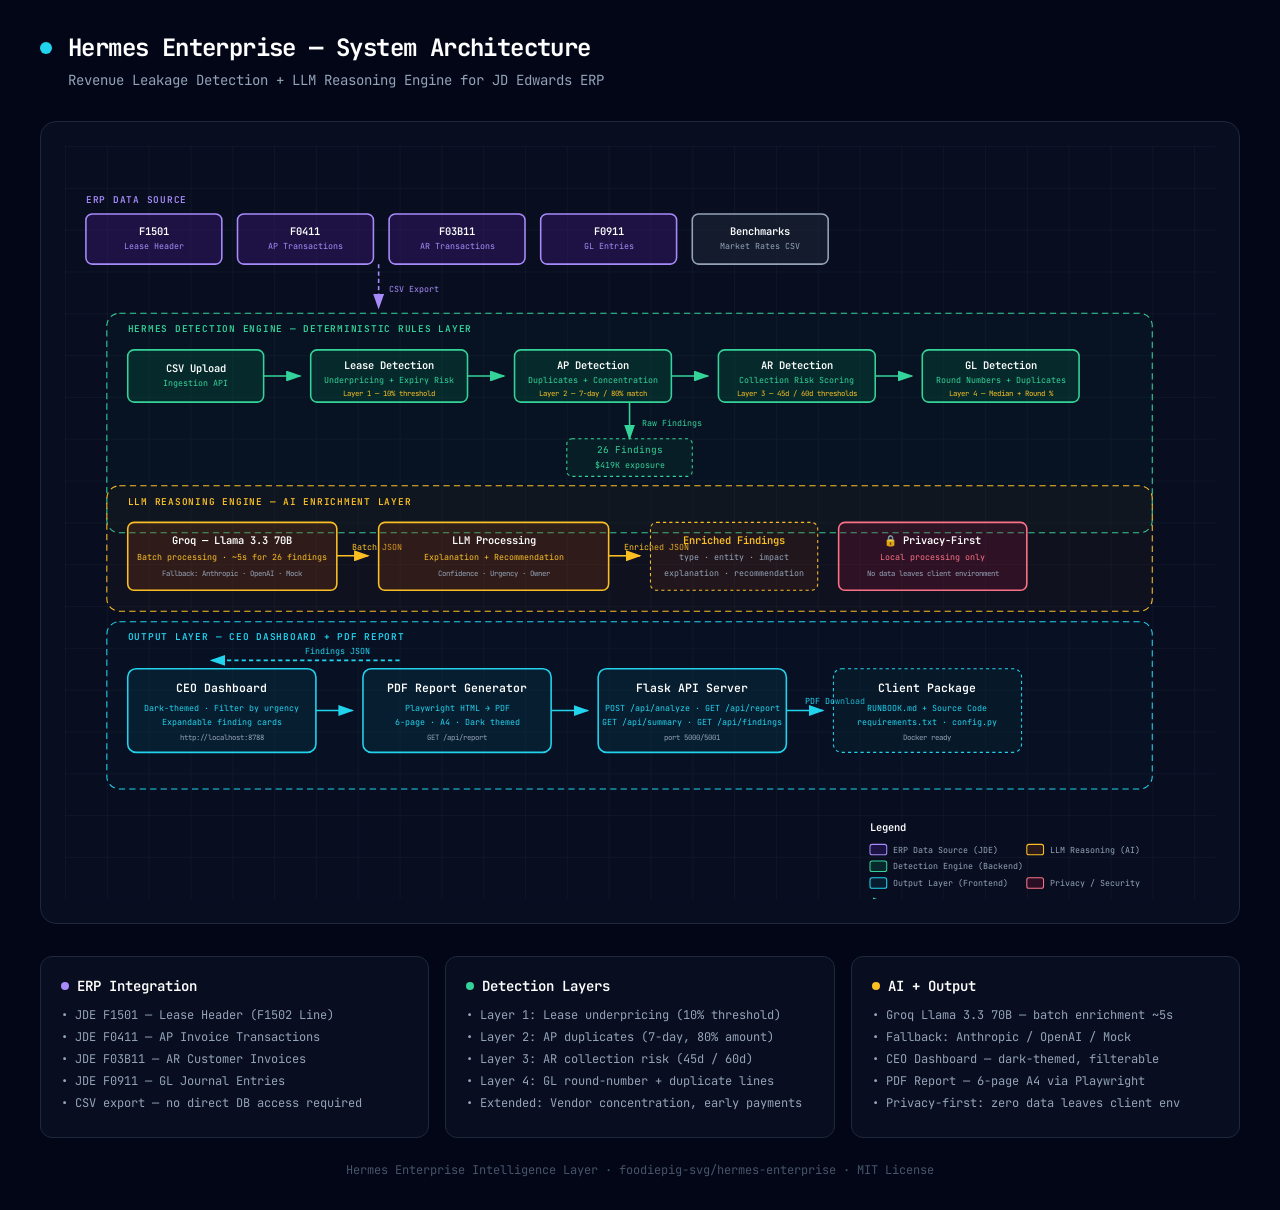
<file: docs/hermes-enterprise-architecture.html>
<!DOCTYPE html>
<html lang="en">
<head>
  <meta charset="UTF-8">
  <meta name="viewport" content="width=device-width, initial-scale=1.0">
  <title>Hermes Enterprise — Architecture Diagram</title>
  <link href="https://fonts.googleapis.com/css2?family=JetBrains+Mono:wght@400;500;600;700&display=swap" rel="stylesheet">
  <style>
    * { margin: 0; padding: 0; box-sizing: border-box; }
    body { font-family: 'JetBrains Mono', monospace; background: #020617; min-height: 100vh; padding: 2rem; color: white; }
    .container { max-width: 1200px; margin: 0 auto; }
    .header { margin-bottom: 2rem; }
    .header-row { display: flex; align-items: center; gap: 1rem; margin-bottom: 0.5rem; }
    .pulse-dot { width: 12px; height: 12px; background: #22d3ee; border-radius: 50%; animation: pulse 2s infinite; }
    @keyframes pulse { 0%,100% { opacity: 1; } 50% { opacity: 0.5; } }
    h1 { font-size: 1.5rem; font-weight: 700; letter-spacing: -0.025em; }
    .subtitle { color: #94a3b8; font-size: 0.875rem; margin-left: 1.75rem; }
    .diagram-container { background: rgba(15, 23, 42, 0.5); border-radius: 1rem; border: 1px solid #1e293b; padding: 1.5rem; overflow-x: auto; }
    svg { width: 100%; min-width: 900px; display: block; }
    .cards { display: grid; grid-template-columns: repeat(auto-fit, minmax(280px, 1fr)); gap: 1rem; margin-top: 2rem; }
    .card { background: rgba(15, 23, 42, 0.5); border-radius: 0.75rem; border: 1px solid #1e293b; padding: 1.25rem; }
    .card-header { display: flex; align-items: center; gap: 0.5rem; margin-bottom: 0.75rem; }
    .card-dot { width: 8px; height: 8px; border-radius: 50%; }
    .card-dot.cyan { background: #22d3ee; }
    .card-dot.emerald { background: #34d399; }
    .card-dot.violet { background: #a78bfa; }
    .card-dot.amber { background: #fbbf24; }
    .card-dot.rose { background: #fb7185; }
    .card h3 { font-size: 0.875rem; font-weight: 600; }
    .card ul { list-style: none; color: #94a3b8; font-size: 0.75rem; }
    .card li { margin-bottom: 0.375rem; }
    .footer { text-align: center; margin-top: 1.5rem; color: #475569; font-size: 0.75rem; }
  </style>
</head>
<body>
  <div class="container">

    <div class="header">
      <div class="header-row">
        <div class="pulse-dot"></div>
        <h1>Hermes Enterprise — System Architecture</h1>
      </div>
      <p class="subtitle">Revenue Leakage Detection + LLM Reasoning Engine for JD Edwards ERP</p>
    </div>

    <div class="diagram-container">
      <svg viewBox="0 0 1100 720">
        <defs>
          <marker id="arrowhead" markerWidth="10" markerHeight="7" refX="9" refY="3.5" orient="auto">
            <polygon points="0 0, 10 3.5, 0 7" fill="#64748b" />
          </marker>
          <marker id="arrowhead-cyan" markerWidth="10" markerHeight="7" refX="9" refY="3.5" orient="auto">
            <polygon points="0 0, 10 3.5, 0 7" fill="#22d3ee" />
          </marker>
          <marker id="arrowhead-emerald" markerWidth="10" markerHeight="7" refX="9" refY="3.5" orient="auto">
            <polygon points="0 0, 10 3.5, 0 7" fill="#34d399" />
          </marker>
          <marker id="arrowhead-violet" markerWidth="10" markerHeight="7" refX="9" refY="3.5" orient="auto">
            <polygon points="0 0, 10 3.5, 0 7" fill="#a78bfa" />
          </marker>
          <marker id="arrowhead-amber" markerWidth="10" markerHeight="7" refX="9" refY="3.5" orient="auto">
            <polygon points="0 0, 10 3.5, 0 7" fill="#fbbf24" />
          </marker>
          <pattern id="grid" width="40" height="40" patternUnits="userSpaceOnUse">
            <path d="M 40 0 L 0 0 0 40" fill="none" stroke="#1e293b" stroke-width="0.5"/>
          </pattern>
        </defs>

        <!-- Background Grid -->
        <rect width="100%" height="100%" fill="url(#grid)" />

        <!-- ================================================================
             LAYER 1 — JDE ERP SOURCE (violet, external)
             ================================================================ -->
        <text x="20" y="55" fill="#a78bfa" font-size="9" font-weight="600" letter-spacing="0.08em">ERP DATA SOURCE</text>

        <!-- F1501 Lease Header -->
        <rect x="20" y="65" width="130" height="48" rx="6" fill="rgba(76,29,149,0.3)" stroke="#a78bfa" stroke-width="1.5"/>
        <text x="85" y="85" fill="white" font-size="10" font-weight="600" text-anchor="middle">F1501</text>
        <text x="85" y="99" fill="#a78bfa" font-size="8" text-anchor="middle">Lease Header</text>

        <!-- F0411 AP -->
        <rect x="165" y="65" width="130" height="48" rx="6" fill="rgba(76,29,149,0.3)" stroke="#a78bfa" stroke-width="1.5"/>
        <text x="230" y="85" fill="white" font-size="10" font-weight="600" text-anchor="middle">F0411</text>
        <text x="230" y="99" fill="#a78bfa" font-size="8" text-anchor="middle">AP Transactions</text>

        <!-- F03B11 AR -->
        <rect x="310" y="65" width="130" height="48" rx="6" fill="rgba(76,29,149,0.3)" stroke="#a78bfa" stroke-width="1.5"/>
        <text x="375" y="85" fill="white" font-size="10" font-weight="600" text-anchor="middle">F03B11</text>
        <text x="375" y="99" fill="#a78bfa" font-size="8" text-anchor="middle">AR Transactions</text>

        <!-- F0911 GL -->
        <rect x="455" y="65" width="130" height="48" rx="6" fill="rgba(76,29,149,0.3)" stroke="#a78bfa" stroke-width="1.5"/>
        <text x="520" y="85" fill="white" font-size="10" font-weight="600" text-anchor="middle">F0911</text>
        <text x="520" y="99" fill="#a78bfa" font-size="8" text-anchor="middle">GL Entries</text>

        <!-- Market Benchmarks (external) -->
        <rect x="600" y="65" width="130" height="48" rx="6" fill="rgba(30,41,59,0.5)" stroke="#94a3b8" stroke-width="1.5"/>
        <text x="665" y="85" fill="white" font-size="10" font-weight="600" text-anchor="middle">Benchmarks</text>
        <text x="665" y="99" fill="#94a3b8" font-size="8" text-anchor="middle">Market Rates CSV</text>

        <!-- CSV Upload Arrow from ERP tables down -->
        <line x1="300" y1="113" x2="300" y2="155" stroke="#a78bfa" stroke-width="1.5" stroke-dasharray="4,3" marker-end="url(#arrowhead-violet)"/>
        <text x="310" y="140" fill="#a78bfa" font-size="8">CSV Export</text>

        <!-- ================================================================
             LAYER 2 — HERMES DETECTION ENGINE (emerald — backend)
             ================================================================ -->
        <rect x="40" y="160" width="1000" height="210" rx="12" fill="rgba(6,78,59,0.08)" stroke="#34d399" stroke-width="1" stroke-dasharray="6,4"/>
        <text x="60" y="178" fill="#34d399" font-size="9" font-weight="600" letter-spacing="0.08em">HERMES DETECTION ENGINE — DETERMINISTIC RULES LAYER</text>

        <!-- CSV Upload / Ingestion -->
        <rect x="60" y="195" width="130" height="50" rx="6" fill="rgba(6,78,59,0.4)" stroke="#34d399" stroke-width="1.5"/>
        <text x="125" y="216" fill="white" font-size="10" font-weight="600" text-anchor="middle">CSV Upload</text>
        <text x="125" y="230" fill="#34d399" font-size="8" text-anchor="middle">Ingestion API</text>

        <!-- Arrow: Upload → Lease Detection -->
        <line x1="190" y1="220" x2="225" y2="220" stroke="#34d399" stroke-width="1.5" marker-end="url(#arrowhead-emerald)"/>

        <!-- Lease Opportunity Detection -->
        <rect x="235" y="195" width="150" height="50" rx="6" fill="rgba(6,78,59,0.4)" stroke="#34d399" stroke-width="1.5"/>
        <text x="310" y="213" fill="white" font-size="10" font-weight="600" text-anchor="middle">Lease Detection</text>
        <text x="310" y="227" fill="#34d399" font-size="8" text-anchor="middle">Underpricing + Expiry Risk</text>
        <text x="310" y="239" fill="#fbbf24" font-size="7" text-anchor="middle">Layer 1 — 10% threshold</text>

        <!-- Arrow: Lease → AP Detection -->
        <line x1="385" y1="220" x2="420" y2="220" stroke="#34d399" stroke-width="1.5" marker-end="url(#arrowhead-emerald)"/>

        <!-- AP Anomaly Detection -->
        <rect x="430" y="195" width="150" height="50" rx="6" fill="rgba(6,78,59,0.4)" stroke="#34d399" stroke-width="1.5"/>
        <text x="505" y="213" fill="white" font-size="10" font-weight="600" text-anchor="middle">AP Detection</text>
        <text x="505" y="227" fill="#34d399" font-size="8" text-anchor="middle">Duplicates + Concentration</text>
        <text x="505" y="239" fill="#fbbf24" font-size="7" text-anchor="middle">Layer 2 — 7-day / 80% match</text>

        <!-- Arrow: AP → AR Detection -->
        <line x1="580" y1="220" x2="615" y2="220" stroke="#34d399" stroke-width="1.5" marker-end="url(#arrowhead-emerald)"/>

        <!-- AR Collection Risk -->
        <rect x="625" y="195" width="150" height="50" rx="6" fill="rgba(6,78,59,0.4)" stroke="#34d399" stroke-width="1.5"/>
        <text x="700" y="213" fill="white" font-size="10" font-weight="600" text-anchor="middle">AR Detection</text>
        <text x="700" y="227" fill="#34d399" font-size="8" text-anchor="middle">Collection Risk Scoring</text>
        <text x="700" y="239" fill="#fbbf24" font-size="7" text-anchor="middle">Layer 3 — 45d / 60d thresholds</text>

        <!-- Arrow: AR → GL Detection -->
        <line x1="775" y1="220" x2="810" y2="220" stroke="#34d399" stroke-width="1.5" marker-end="url(#arrowhead-emerald)"/>

        <!-- GL Anomaly Detection -->
        <rect x="820" y="195" width="150" height="50" rx="6" fill="rgba(6,78,59,0.4)" stroke="#34d399" stroke-width="1.5"/>
        <text x="895" y="213" fill="white" font-size="10" font-weight="600" text-anchor="middle">GL Detection</text>
        <text x="895" y="227" fill="#34d399" font-size="8" text-anchor="middle">Round Numbers + Duplicates</text>
        <text x="895" y="239" fill="#fbbf24" font-size="7" text-anchor="middle">Layer 4 — Median + Round %</text>

        <!-- Raw Findings output arrow down -->
        <line x1="540" y1="245" x2="540" y2="280" stroke="#34d399" stroke-width="1.5" marker-end="url(#arrowhead-emerald)"/>
        <text x="552" y="268" fill="#34d399" font-size="8">Raw Findings</text>

        <!-- Raw Findings box -->
        <rect x="480" y="280" width="120" height="36" rx="5" fill="rgba(6,78,59,0.2)" stroke="#34d399" stroke-width="1" stroke-dasharray="3,3"/>
        <text x="540" y="294" fill="#34d399" font-size="9" text-anchor="middle">26 Findings</text>
        <text x="540" y="308" fill="#34d399" font-size="8" text-anchor="middle">$419K exposure</text>

        <!-- ================================================================
             LAYER 3 — LLM REASONING ENGINE
             ================================================================ -->
        <rect x="40" y="325" width="1000" height="120" rx="12" fill="rgba(120,53,15,0.08)" stroke="#fbbf24" stroke-width="1" stroke-dasharray="6,4"/>
        <text x="60" y="343" fill="#fbbf24" font-size="9" font-weight="600" letter-spacing="0.08em">LLM REASONING ENGINE — AI ENRICHMENT LAYER</text>

        <!-- Groq provider box -->
        <rect x="60" y="360" width="200" height="65" rx="6" fill="rgba(120,53,15,0.3)" stroke="#fbbf24" stroke-width="1.5"/>
        <text x="160" y="381" fill="white" font-size="10" font-weight="600" text-anchor="middle">Groq — Llama 3.3 70B</text>
        <text x="160" y="396" fill="#fbbf24" font-size="8" text-anchor="middle">Batch processing · ~5s for 26 findings</text>
        <text x="160" y="411" fill="#94a3b8" font-size="7" text-anchor="middle">Fallback: Anthropic · OpenAI · Mock</text>

        <!-- Arrow: Raw Findings → Groq -->
        <line x1="260" y1="392" x2="290" y2="392" stroke="#fbbf24" stroke-width="1.5" marker-end="url(#arrowhead-amber)"/>
        <text x="275" y="386" fill="#fbbf24" font-size="8">Batch JSON</text>

        <!-- LLM Processing box -->
        <rect x="300" y="360" width="220" height="65" rx="6" fill="rgba(120,53,15,0.3)" stroke="#fbbf24" stroke-width="1.5"/>
        <text x="410" y="381" fill="white" font-size="10" font-weight="600" text-anchor="middle">LLM Processing</text>
        <text x="410" y="396" fill="#fbbf24" font-size="8" text-anchor="middle">Explanation + Recommendation</text>
        <text x="410" y="411" fill="#94a3b8" font-size="7" text-anchor="middle">Confidence · Urgency · Owner</text>

        <!-- Arrow: LLM → Enriched Findings -->
        <line x1="520" y1="392" x2="550" y2="392" stroke="#fbbf24" stroke-width="1.5" marker-end="url(#arrowhead-amber)"/>
        <text x="535" y="386" fill="#fbbf24" font-size="8">Enriched JSON</text>

        <!-- Enriched Findings box -->
        <rect x="560" y="360" width="160" height="65" rx="6" fill="rgba(120,53,15,0.15)" stroke="#fbbf24" stroke-width="1" stroke-dasharray="3,3"/>
        <text x="640" y="381" fill="#fbbf24" font-size="10" font-weight="600" text-anchor="middle">Enriched Findings</text>
        <text x="640" y="396" fill="#94a3b8" font-size="8" text-anchor="middle">type · entity · impact</text>
        <text x="640" y="411" fill="#94a3b8" font-size="8" text-anchor="middle">explanation · recommendation</text>

        <!-- Privacy badge -->
        <rect x="740" y="360" width="180" height="65" rx="6" fill="rgba(136,19,55,0.25)" stroke="#fb7185" stroke-width="1.5"/>
        <text x="830" y="381" fill="white" font-size="10" font-weight="600" text-anchor="middle">🔒 Privacy-First</text>
        <text x="830" y="396" fill="#fb7185" font-size="8" text-anchor="middle">Local processing only</text>
        <text x="830" y="411" fill="#94a3b8" font-size="7" text-anchor="middle">No data leaves client environment</text>

        <!-- ================================================================
             LAYER 4 — OUTPUT LAYER (cyan — frontend)
             ================================================================ -->
        <rect x="40" y="455" width="1000" height="160" rx="12" fill="rgba(8,51,68,0.08)" stroke="#22d3ee" stroke-width="1" stroke-dasharray="6,4"/>
        <text x="60" y="473" fill="#22d3ee" font-size="9" font-weight="600" letter-spacing="0.08em">OUTPUT LAYER — CEO DASHBOARD + PDF REPORT</text>

        <!-- Enriched Findings → both outputs -->
        <line x1="320" y1="492" x2="140" y2="492" stroke="#22d3ee" stroke-width="1.5" stroke-dasharray="4,3" marker-end="url(#arrowhead-cyan)"/>
        <text x="230" y="486" fill="#22d3ee" font-size="8">Findings JSON</text>

        <!-- CEO Dashboard -->
        <rect x="60" y="500" width="180" height="80" rx="8" fill="rgba(8,51,68,0.4)" stroke="#22d3ee" stroke-width="1.5"/>
        <text x="150" y="522" fill="white" font-size="11" font-weight="600" text-anchor="middle">CEO Dashboard</text>
        <text x="150" y="540" fill="#22d3ee" font-size="8" text-anchor="middle">Dark-themed · Filter by urgency</text>
        <text x="150" y="554" fill="#22d3ee" font-size="8" text-anchor="middle">Expandable finding cards</text>
        <text x="150" y="568" fill="#94a3b8" font-size="7" text-anchor="middle">http://localhost:8788</text>

        <!-- Arrow Dashboard → PDF -->
        <line x1="240" y1="540" x2="275" y2="540" stroke="#22d3ee" stroke-width="1.5" marker-end="url(#arrowhead-cyan)"/>

        <!-- PDF Report Generator (Playwright) -->
        <rect x="285" y="500" width="180" height="80" rx="8" fill="rgba(8,51,68,0.4)" stroke="#22d3ee" stroke-width="1.5"/>
        <text x="375" y="522" fill="white" font-size="11" font-weight="600" text-anchor="middle">PDF Report Generator</text>
        <text x="375" y="540" fill="#22d3ee" font-size="8" text-anchor="middle">Playwright HTML → PDF</text>
        <text x="375" y="554" fill="#22d3ee" font-size="8" text-anchor="middle">6-page · A4 · Dark themed</text>
        <text x="375" y="568" fill="#94a3b8" font-size="7" text-anchor="middle">GET /api/report</text>

        <!-- Arrow to API -->
        <line x1="465" y1="540" x2="500" y2="540" stroke="#22d3ee" stroke-width="1.5" marker-end="url(#arrowhead-cyan)"/>

        <!-- Flask API Server -->
        <rect x="510" y="500" width="180" height="80" rx="8" fill="rgba(8,51,68,0.4)" stroke="#22d3ee" stroke-width="1.5"/>
        <text x="600" y="522" fill="white" font-size="11" font-weight="600" text-anchor="middle">Flask API Server</text>
        <text x="600" y="540" fill="#22d3ee" font-size="8" text-anchor="middle">POST /api/analyze · GET /api/report</text>
        <text x="600" y="554" fill="#22d3ee" font-size="8" text-anchor="middle">GET /api/summary · GET /api/findings</text>
        <text x="600" y="568" fill="#94a3b8" font-size="7" text-anchor="middle">port 5000/5001</text>

        <!-- Arrow to Client -->
        <line x1="690" y1="540" x2="725" y2="540" stroke="#22d3ee" stroke-width="1.5" marker-end="url(#arrowhead-cyan)"/>
        <text x="708" y="534" fill="#22d3ee" font-size="8">PDF Download</text>

        <!-- Client Deliverable box -->
        <rect x="735" y="500" width="180" height="80" rx="8" fill="rgba(8,51,68,0.2)" stroke="#22d3ee" stroke-width="1" stroke-dasharray="3,3"/>
        <text x="825" y="522" fill="white" font-size="11" font-weight="600" text-anchor="middle">Client Package</text>
        <text x="825" y="540" fill="#22d3ee" font-size="8" text-anchor="middle">RUNBOOK.md + Source Code</text>
        <text x="825" y="554" fill="#22d3ee" font-size="8" text-anchor="middle">requirements.txt · config.py</text>
        <text x="825" y="568" fill="#94a3b8" font-size="7" text-anchor="middle">Docker ready</text>

        <!-- ================================================================
             LEGEND
             ================================================================ -->
        <text x="770" y="655" fill="white" font-size="10" font-weight="600">Legend</text>

        <rect x="770" y="668" width="16" height="10" rx="2" fill="rgba(76,29,149,0.3)" stroke="#a78bfa" stroke-width="1"/>
        <text x="792" y="676" fill="#94a3b8" font-size="8">ERP Data Source (JDE)</text>

        <rect x="770" y="684" width="16" height="10" rx="2" fill="rgba(6,78,59,0.4)" stroke="#34d399" stroke-width="1"/>
        <text x="792" y="692" fill="#94a3b8" font-size="8">Detection Engine (Backend)</text>

        <rect x="920" y="668" width="16" height="10" rx="2" fill="rgba(120,53,15,0.3)" stroke="#fbbf24" stroke-width="1"/>
        <text x="942" y="676" fill="#94a3b8" font-size="8">LLM Reasoning (AI)</text>

        <rect x="770" y="700" width="16" height="10" rx="2" fill="rgba(8,51,68,0.4)" stroke="#22d3ee" stroke-width="1"/>
        <text x="792" y="708" fill="#94a3b8" font-size="8">Output Layer (Frontend)</text>

        <rect x="920" y="700" width="16" height="10" rx="2" fill="rgba(136,19,55,0.25)" stroke="#fb7185" stroke-width="1"/>
        <text x="942" y="708" fill="#94a3b8" font-size="8">Privacy / Security</text>

        <!-- Flow legend -->
        <line x1="770" y1="724" x2="786" y2="724" stroke="#34d399" stroke-width="1.5" marker-end="url(#arrowhead-emerald)"/>
        <text x="792" y="727" fill="#94a3b8" font-size="8">Data Flow</text>
        <line x1="870" y1="724" x2="886" y2="724" stroke="#34d399" stroke-width="1" stroke-dasharray="3,3"/>
        <text x="892" y="727" fill="#94a3b8" font-size="8">Boundary</text>
      </svg>
    </div>

    <div class="cards">
      <div class="card">
        <div class="card-header">
          <div class="card-dot violet"></div>
          <h3>ERP Integration</h3>
        </div>
        <ul>
          <li>• JDE F1501 — Lease Header (F1502 Line)</li>
          <li>• JDE F0411 — AP Invoice Transactions</li>
          <li>• JDE F03B11 — AR Customer Invoices</li>
          <li>• JDE F0911 — GL Journal Entries</li>
          <li>• CSV export — no direct DB access required</li>
        </ul>
      </div>
      <div class="card">
        <div class="card-header">
          <div class="card-dot emerald"></div>
          <h3>Detection Layers</h3>
        </div>
        <ul>
          <li>• Layer 1: Lease underpricing (10% threshold)</li>
          <li>• Layer 2: AP duplicates (7-day, 80% amount)</li>
          <li>• Layer 3: AR collection risk (45d / 60d)</li>
          <li>• Layer 4: GL round-number + duplicate lines</li>
          <li>• Extended: Vendor concentration, early payments</li>
        </ul>
      </div>
      <div class="card">
        <div class="card-header">
          <div class="card-dot amber"></div>
          <h3>AI + Output</h3>
        </div>
        <ul>
          <li>• Groq Llama 3.3 70B — batch enrichment ~5s</li>
          <li>• Fallback: Anthropic / OpenAI / Mock</li>
          <li>• CEO Dashboard — dark-themed, filterable</li>
          <li>• PDF Report — 6-page A4 via Playwright</li>
          <li>• Privacy-first: zero data leaves client env</li>
        </ul>
      </div>
    </div>

    <p class="footer">Hermes Enterprise Intelligence Layer · foodiepig-svg/hermes-enterprise · MIT License</p>
  </div>
</body>
</html>
</file>
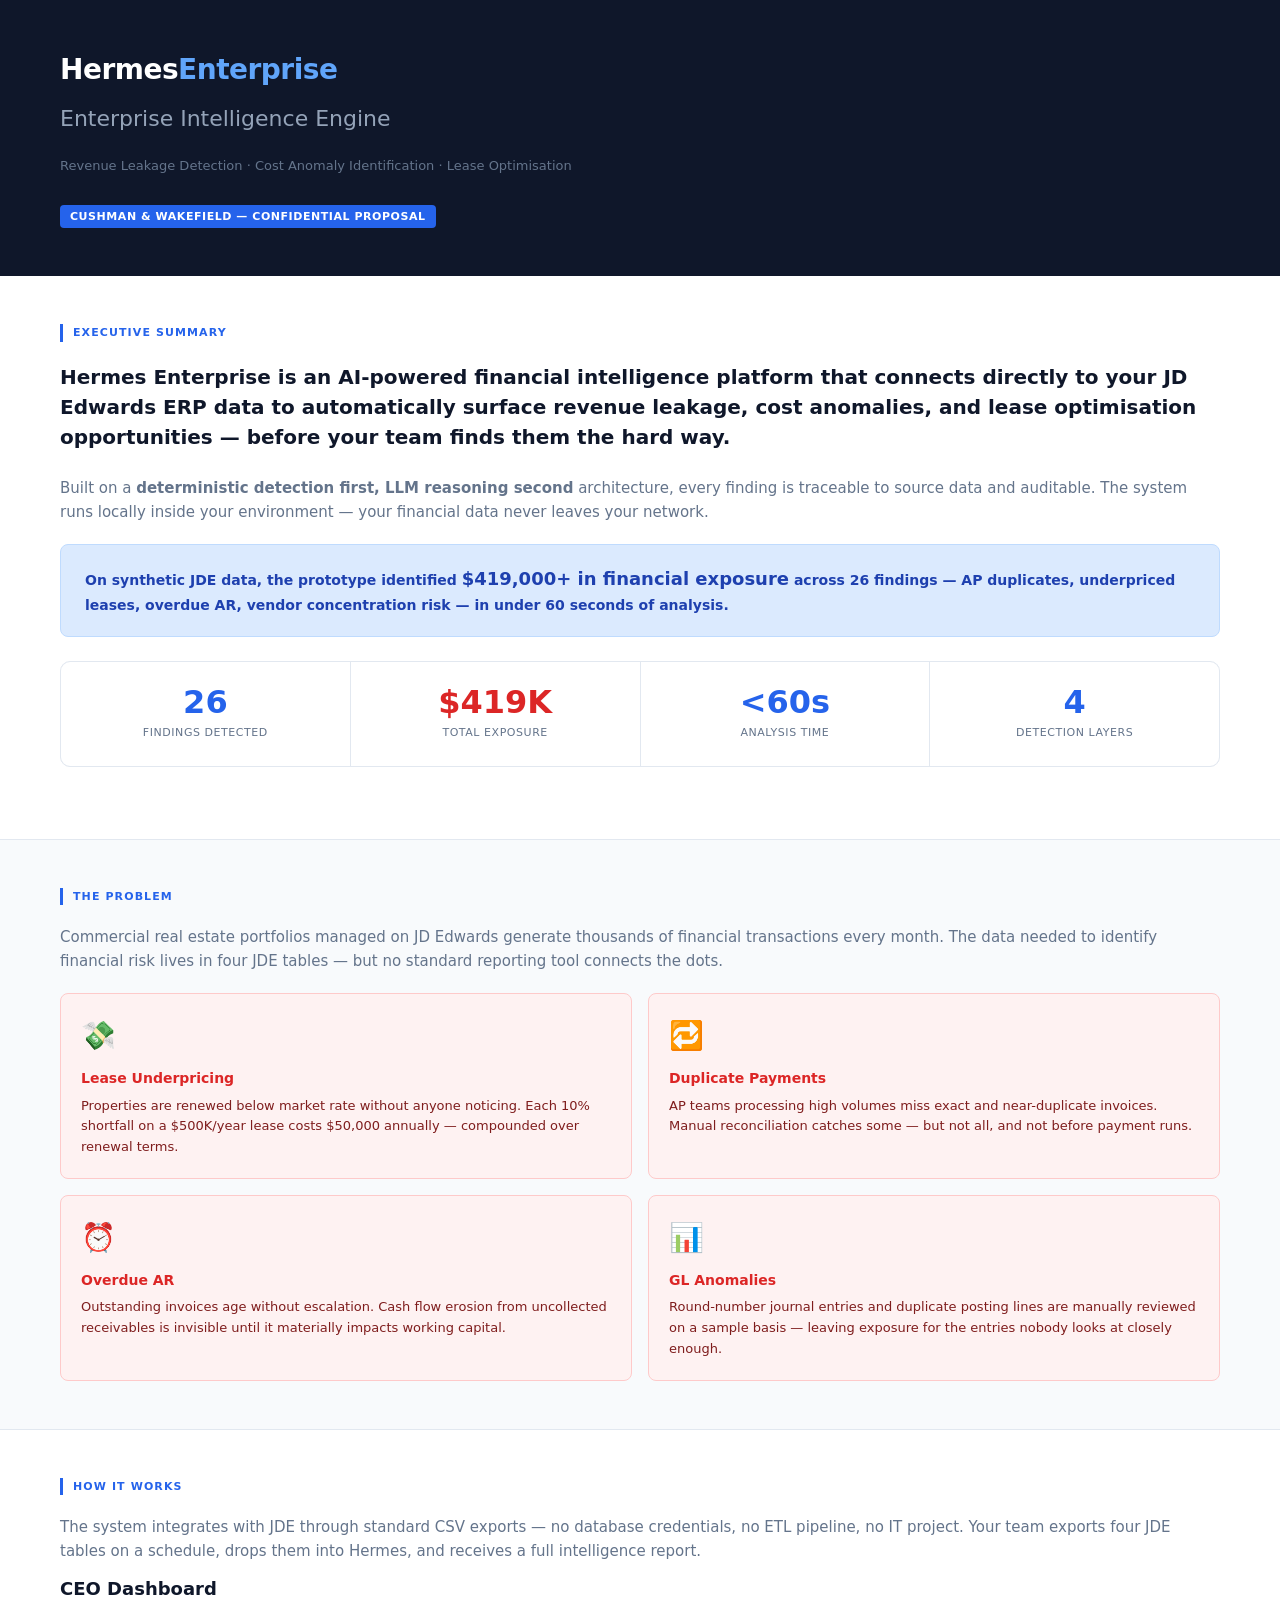
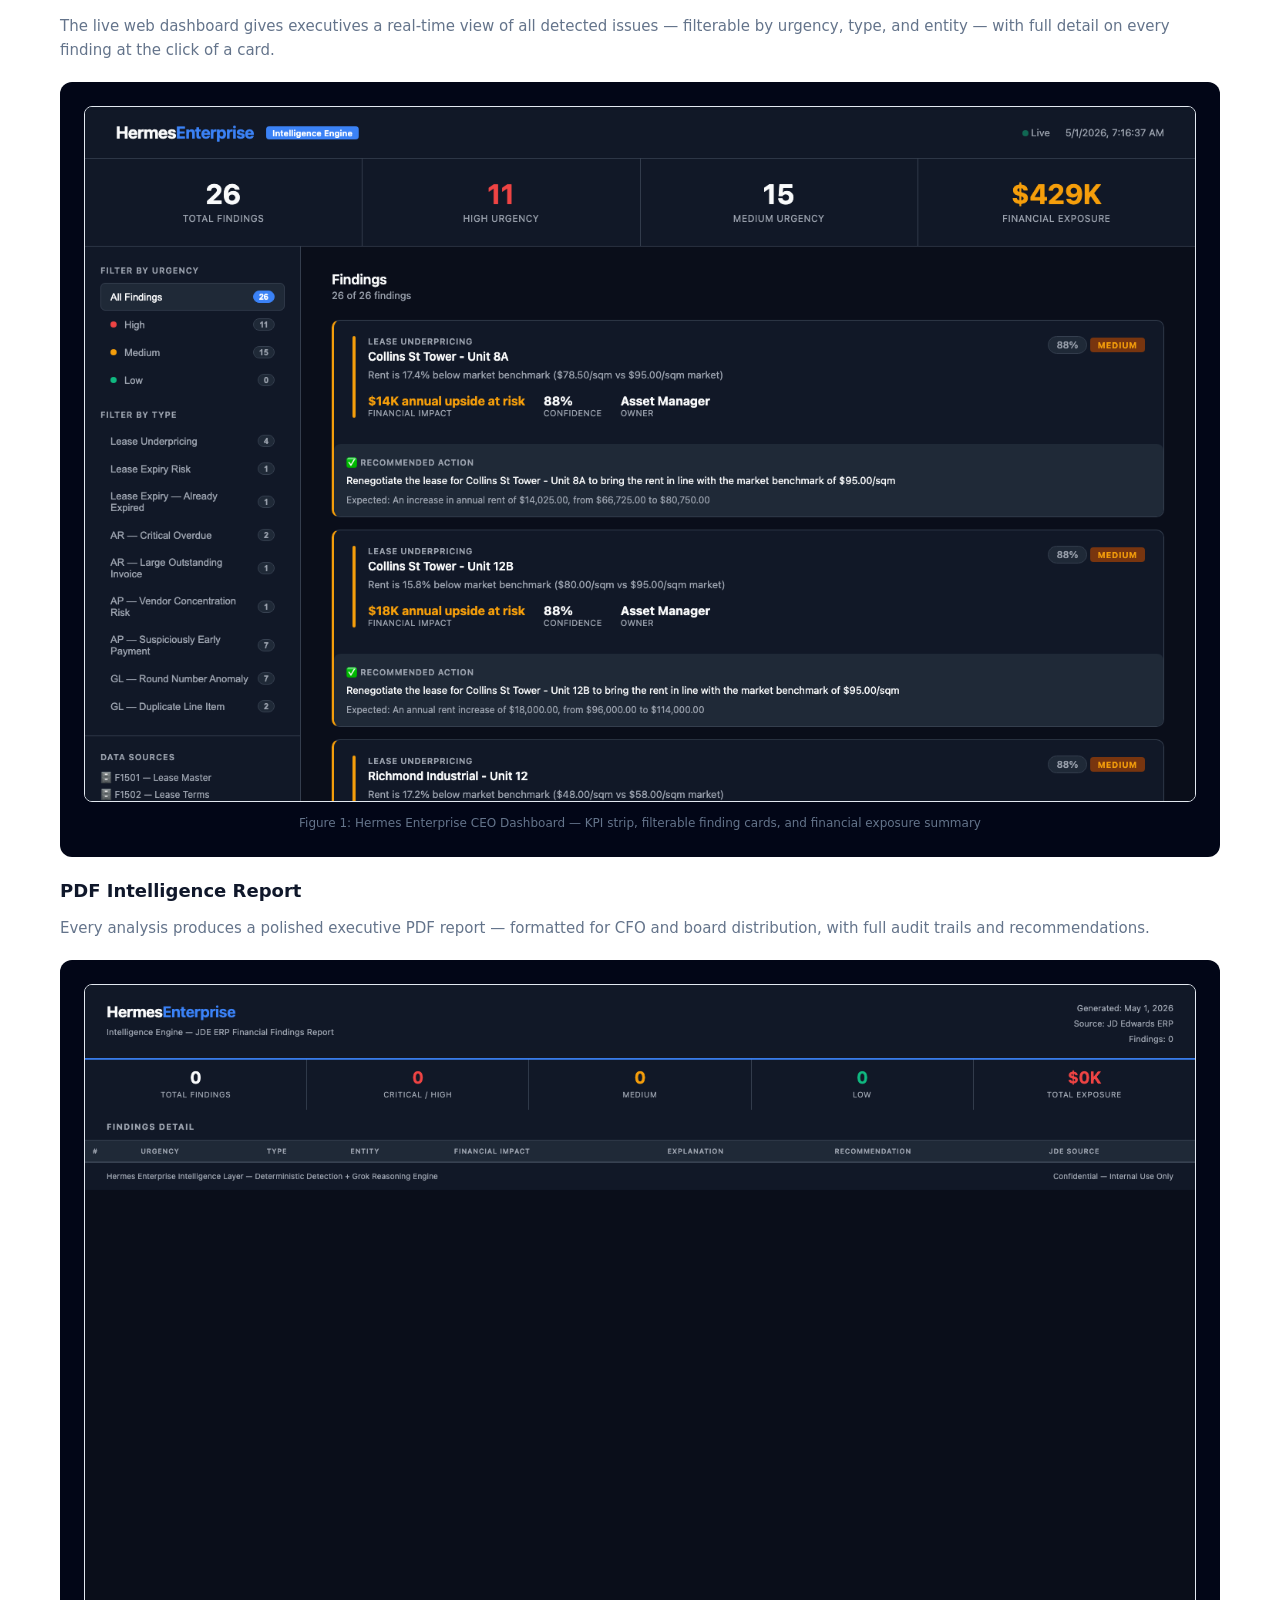
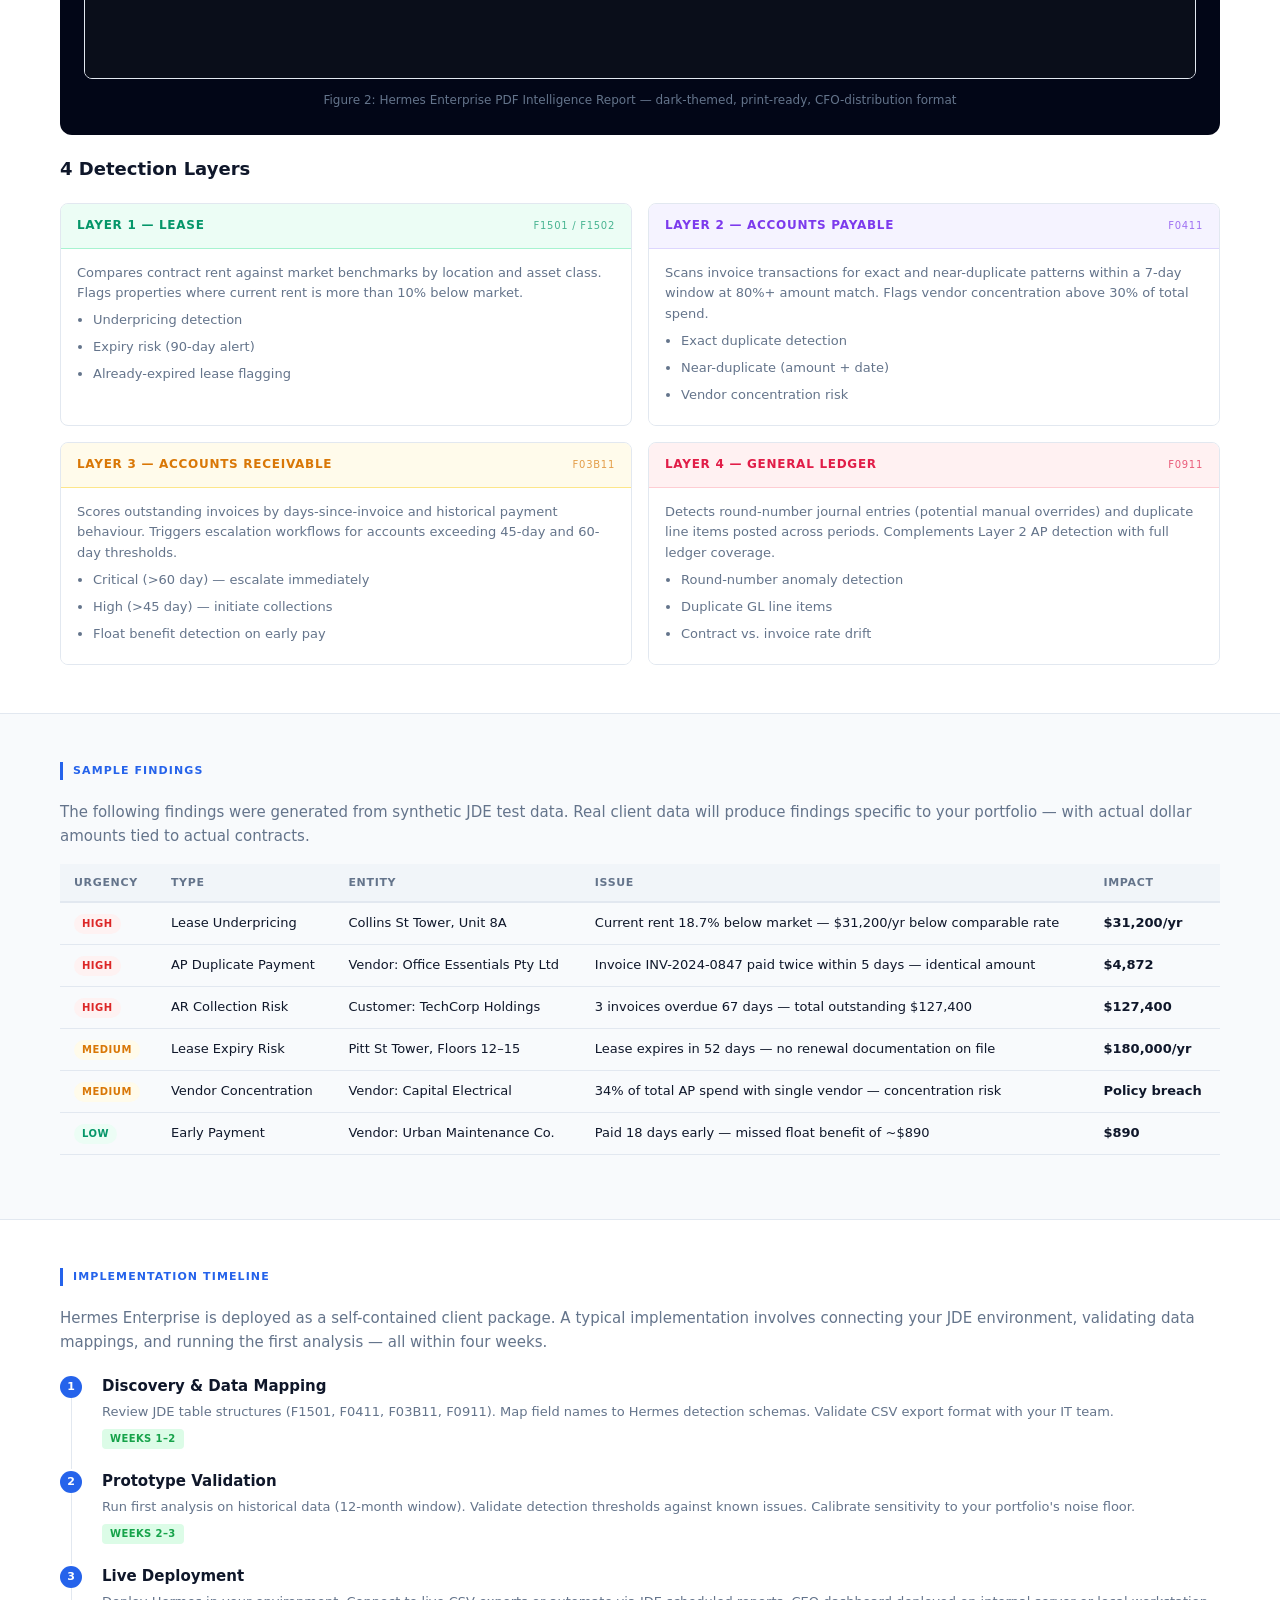
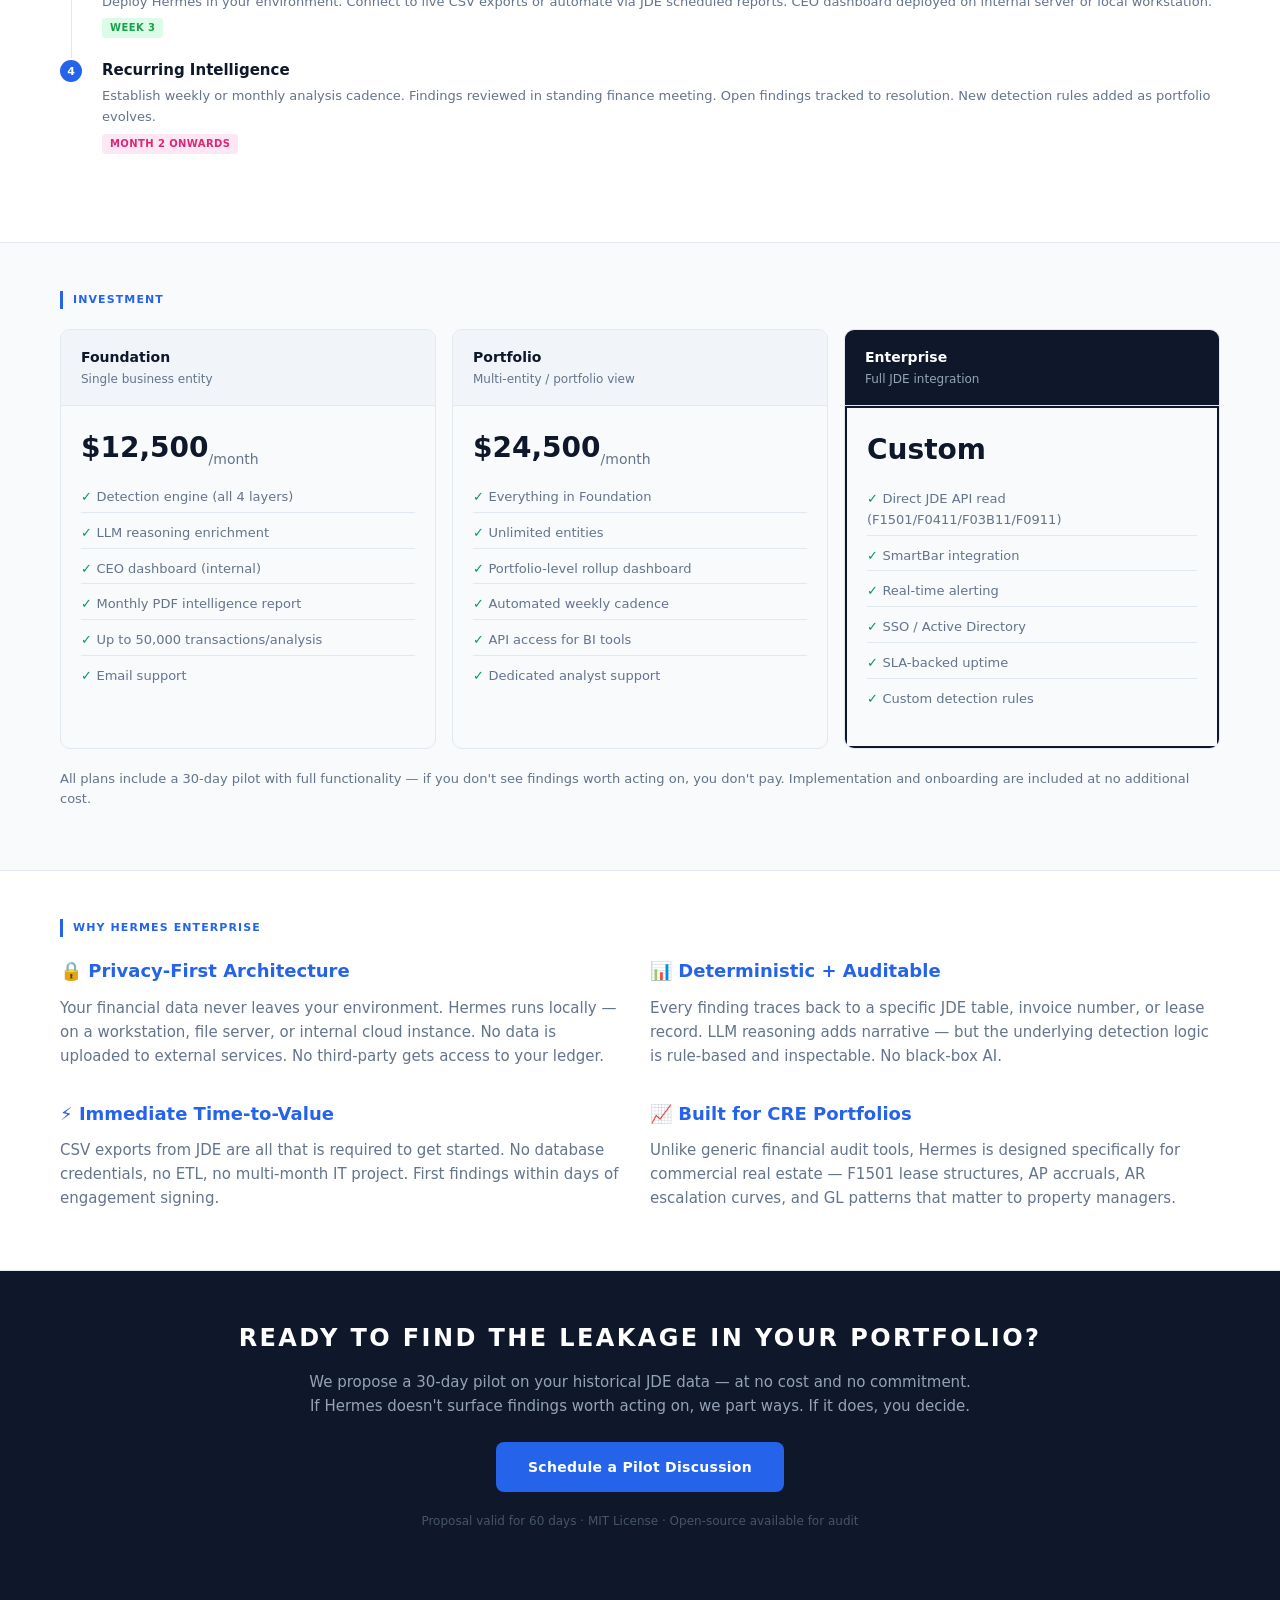
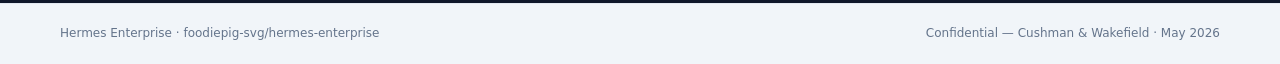
<file: docs/proposal-cushman-wakefield.html>
<!DOCTYPE html>
<html lang="en">
<head>
  <meta charset="UTF-8" />
  <meta name="viewport" content="width=device-width, initial-scale=1.0" />
  <title>Hermes Enterprise — Proposal for Cushman & Wakefield</title>
  <style>
    * { box-sizing: border-box; margin: 0; padding: 0; }

    :root {
      --bg: #ffffff;
      --bg-alt: #f8fafc;
      --surface: #ffffff;
      --surface2: #f1f5f9;
      --border: #e2e8f0;
      --text: #0f172a;
      --text-muted: #64748b;
      --accent: #2563eb;
      --accent-light: #dbeafe;
      --high: #dc2626;
      --high-bg: #fef2f2;
      --medium: #d97706;
      --medium-bg: #fffbeb;
      --low: #059669;
      --low-bg: #ecfdf5;
    }

    body {
      background: var(--bg);
      color: var(--text);
      font-family: 'Segoe UI', system-ui, -apple-system, sans-serif;
      font-size: 15px;
      line-height: 1.6;
    }

    .page { max-width: 900px; margin: 0 auto; }

    /* ── Header ── */
    header {
      background: var(--text);
      color: #fff;
      padding: 48px 60px;
    }
    .logo { font-size: 28px; font-weight: 700; letter-spacing: -0.5px; margin-bottom: 8px; }
    .logo span { color: #60a5fa; }
    header h1 { font-size: 22px; font-weight: 400; color: #94a3b8; margin-bottom: 4px; }
    header p { color: #64748b; font-size: 13px; margin-top: 20px; }
    header .badge {
      display: inline-block;
      background: #2563eb;
      color: #fff;
      font-size: 11px;
      font-weight: 600;
      padding: 3px 10px;
      border-radius: 4px;
      margin-top: 16px;
      letter-spacing: 0.05em;
      text-transform: uppercase;
    }

    /* ── Section spacing ── */
    section { padding: 48px 60px; border-bottom: 1px solid var(--border); }
    section.alt { background: var(--bg-alt); }
    h2 {
      font-size: 11px;
      font-weight: 700;
      text-transform: uppercase;
      letter-spacing: 0.1em;
      color: var(--accent);
      margin-bottom: 20px;
      border-left: 3px solid var(--accent);
      padding-left: 10px;
    }
    h3 { font-size: 18px; font-weight: 600; margin-bottom: 10px; color: var(--text); }
    p { color: var(--text-muted); margin-bottom: 12px; }
    ul { color: var(--text-muted); padding-left: 20px; margin-bottom: 12px; }
    li { margin-bottom: 6px; }

    /* ── Pain Points ── */
    .pain-grid {
      display: grid;
      grid-template-columns: 1fr 1fr;
      gap: 16px;
      margin-top: 20px;
    }
    .pain-card {
      background: var(--high-bg);
      border: 1px solid #fecaca;
      border-radius: 8px;
      padding: 20px;
    }
    .pain-card .emoji { font-size: 28px; margin-bottom: 8px; }
    .pain-card h4 { font-size: 14px; font-weight: 700; color: var(--high); margin-bottom: 6px; }
    .pain-card p { font-size: 13px; color: #7f1d1d; margin: 0; }

    /* ── Solution overview ── */
    .solution-lead {
      font-size: 20px;
      font-weight: 600;
      color: var(--text);
      line-height: 1.5;
      margin-bottom: 24px;
    }
    .highlight-box {
      background: var(--accent-light);
      border: 1px solid #bfdbfe;
      border-radius: 8px;
      padding: 20px 24px;
      margin: 20px 0;
      font-size: 14px;
      color: #1e40af;
    }

    /* ── Architecture image ── */
    .diagram-wrapper {
      background: #020617;
      border-radius: 12px;
      padding: 24px;
      margin: 20px 0;
      overflow-x: auto;
    }
    .diagram-wrapper img {
      width: 100%;
      height: auto;
      display: block;
      border-radius: 8px;
    }
    .diagram-caption {
      text-align: center;
      font-size: 12px;
      color: #64748b;
      margin-top: 12px;
    }

    /* ── Detection Layers ── */
    .layers { display: grid; grid-template-columns: 1fr 1fr; gap: 16px; margin-top: 20px; }
    .layer-card {
      border: 1px solid var(--border);
      border-radius: 8px;
      overflow: hidden;
    }
    .layer-header {
      padding: 12px 16px;
      font-size: 12px;
      font-weight: 700;
      text-transform: uppercase;
      letter-spacing: 0.06em;
      display: flex;
      justify-content: space-between;
      align-items: center;
    }
    .layer-header.emerald { background: #ecfdf5; color: #059669; border-bottom: 1px solid #a7f3d0; }
    .layer-header.violet { background: #f5f3ff; color: #7c3aed; border-bottom: 1px solid #ddd6fe; }
    .layer-header.amber { background: #fffbeb; color: #d97706; border-bottom: 1px solid #fde68a; }
    .layer-header.rose { background: #fff1f2; color: #e11d48; border-bottom: 1px solid #fecdd3; }
    .layer-header span { font-size: 10px; font-weight: 400; opacity: 0.7; }
    .layer-body { padding: 14px 16px; background: var(--surface); }
    .layer-body p { font-size: 13px; margin: 0; }
    .layer-body ul { font-size: 13px; padding-left: 16px; margin: 6px 0 0; }

    /* ── KPI strip ── */
    .kpi-strip {
      display: grid;
      grid-template-columns: repeat(4, 1fr);
      gap: 1px;
      background: var(--border);
      border: 1px solid var(--border);
      border-radius: 10px;
      overflow: hidden;
      margin: 24px 0;
    }
    .kpi { background: var(--surface); padding: 24px; text-align: center; }
    .kpi-val { font-size: 32px; font-weight: 700; color: var(--accent); line-height: 1; }
    .kpi-val.red { color: var(--high); }
    .kpi-label { font-size: 11px; color: var(--text-muted); margin-top: 6px; text-transform: uppercase; letter-spacing: 0.05em; }

    /* ── Finding table ── */
    .finding-table { width: 100%; border-collapse: collapse; margin: 16px 0; font-size: 13px; }
    .finding-table th {
      background: var(--surface2);
      padding: 10px 14px;
      text-align: left;
      font-size: 11px;
      font-weight: 600;
      text-transform: uppercase;
      letter-spacing: 0.06em;
      color: var(--text-muted);
      border-bottom: 2px solid var(--border);
    }
    .finding-table td {
      padding: 10px 14px;
      border-bottom: 1px solid var(--border);
      vertical-align: top;
    }
    .finding-table tr:hover td { background: var(--bg-alt); }
    .urgency-chip {
      display: inline-block;
      font-size: 10px;
      font-weight: 700;
      padding: 2px 8px;
      border-radius: 10px;
      text-transform: uppercase;
      letter-spacing: 0.05em;
    }
    .urgency-chip.high { background: var(--high-bg); color: var(--high); }
    .urgency-chip.medium { background: var(--medium-bg); color: var(--medium); }
    .urgency-chip.low { background: var(--low-bg); color: var(--low); }
    .impact { font-weight: 700; color: var(--text); }

    /* ── Timeline ── */
    .timeline { margin: 20px 0; }
    .timeline-item {
      display: flex;
      gap: 20px;
      padding-bottom: 20px;
      position: relative;
    }
    .timeline-item::before {
      content: '';
      position: absolute;
      left: 11px;
      top: 24px;
      bottom: 0;
      width: 1px;
      background: var(--border);
    }
    .timeline-item:last-child::before { display: none; }
    .timeline-dot {
      width: 22px;
      height: 22px;
      border-radius: 50%;
      background: var(--accent);
      color: #fff;
      font-size: 11px;
      font-weight: 700;
      display: flex;
      align-items: center;
      justify-content: center;
      flex-shrink: 0;
      margin-top: 2px;
    }
    .timeline-content h4 { font-size: 15px; font-weight: 600; margin-bottom: 4px; }
    .timeline-content p { font-size: 13px; color: var(--text-muted); margin: 0; }
    .timeline-content .tag {
      display: inline-block;
      background: var(--accent-light);
      color: var(--accent);
      font-size: 10px;
      font-weight: 600;
      padding: 2px 8px;
      border-radius: 4px;
      margin-top: 6px;
      text-transform: uppercase;
      letter-spacing: 0.04em;
    }
    .timeline-content .tag.weeks { background: #dcfce7; color: #16a34a; }
    .timeline-content .tag.months { background: #fce7f3; color: #db2777; }

    /* ── Investment ── */
    .pricing-grid {
      display: grid;
      grid-template-columns: 1fr 1fr 1fr;
      gap: 16px;
      margin: 20px 0;
    }
    .pricing-card {
      border: 1px solid var(--border);
      border-radius: 10px;
      overflow: hidden;
    }
    .pricing-header {
      padding: 16px 20px;
      background: var(--surface2);
      border-bottom: 1px solid var(--border);
    }
    .pricing-header h4 { font-size: 14px; font-weight: 700; }
    .pricing-header p { font-size: 12px; color: var(--text-muted); margin: 2px 0 0; }
    .pricing-body { padding: 20px; }
    .price { font-size: 28px; font-weight: 700; color: var(--text); }
    .price sub { font-size: 14px; font-weight: 400; color: var(--text-muted); }
    .pricing-body ul { font-size: 13px; padding: 0; list-style: none; margin-top: 12px; }
    .pricing-body li { color: var(--text-muted); padding: 4px 0; border-bottom: 1px solid var(--border); }
    .pricing-body li:last-child { border: none; }
    .pricing-body li::before { content: '✓ '; color: var(--low); font-weight: 700; }

    /* ── CTA ── */
    .cta-section {
      background: var(--text);
      color: #fff;
      padding: 48px 60px;
      text-align: center;
    }
    .cta-section h2 { color: #fff; border: none; padding: 0; font-size: 24px; margin-bottom: 12px; }
    .cta-section p { color: #94a3b8; font-size: 15px; margin-bottom: 24px; }
    .cta-btn {
      display: inline-block;
      background: #2563eb;
      color: #fff;
      font-size: 14px;
      font-weight: 700;
      padding: 14px 32px;
      border-radius: 8px;
      text-decoration: none;
      letter-spacing: 0.02em;
    }
    .cta-section .footnote { font-size: 12px; color: #475569; margin-top: 20px; }

    /* ── Footer ── */
    footer {
      padding: 20px 60px;
      background: var(--surface2);
      border-top: 1px solid var(--border);
      font-size: 12px;
      color: var(--text-muted);
      display: flex;
      justify-content: space-between;
    }
  </style>
</head>
<body>

<!-- ══════════════════════════════════════════════════════════════
     HEADER
     ══════════════════════════════════════════════════════════════ -->
<header>
  <div class="logo">Hermes<span>Enterprise</span></div>
  <h1>Enterprise Intelligence Engine</h1>
  <p>Revenue Leakage Detection · Cost Anomaly Identification · Lease Optimisation</p>
  <span class="badge">Cushman & Wakefield — Confidential Proposal</span>
</header>

<!-- ══════════════════════════════════════════════════════════════
     SECTION 1 — EXECUTIVE SUMMARY
     ══════════════════════════════════════════════════════════════ -->
<section>
  <h2>Executive Summary</h2>
  <p class="solution-lead">
    Hermes Enterprise is an AI-powered financial intelligence platform that connects directly to your JD Edwards ERP data to automatically surface revenue leakage, cost anomalies, and lease optimisation opportunities — before your team finds them the hard way.
  </p>
  <p>
    Built on a <strong>deterministic detection first, LLM reasoning second</strong> architecture, every finding is traceable to source data and auditable. The system runs locally inside your environment — your financial data never leaves your network.
  </p>
  <div class="highlight-box">
    <strong>On synthetic JDE data, the prototype identified <span style="font-size:18px;">$419,000+ in financial exposure</span> across 26 findings — AP duplicates, underpriced leases, overdue AR, vendor concentration risk — in under 60 seconds of analysis.</strong>
  </div>

  <div class="kpi-strip">
    <div class="kpi">
      <div class="kpi-val">26</div>
      <div class="kpi-label">Findings Detected</div>
    </div>
    <div class="kpi">
      <div class="kpi-val red">$419K</div>
      <div class="kpi-label">Total Exposure</div>
    </div>
    <div class="kpi">
      <div class="kpi-val">&lt;60s</div>
      <div class="kpi-label">Analysis Time</div>
    </div>
    <div class="kpi">
      <div class="kpi-val">4</div>
      <div class="kpi-label">Detection Layers</div>
    </div>
  </div>
</section>

<!-- ══════════════════════════════════════════════════════════════
     SECTION 2 — THE PROBLEM
     ══════════════════════════════════════════════════════════════ -->
<section class="alt">
  <h2>The Problem</h2>
  <p>Commercial real estate portfolios managed on JD Edwards generate thousands of financial transactions every month. The data needed to identify financial risk lives in four JDE tables — but no standard reporting tool connects the dots.</p>

  <div class="pain-grid">
    <div class="pain-card">
      <div class="emoji">💸</div>
      <h4>Lease Underpricing</h4>
      <p>Properties are renewed below market rate without anyone noticing. Each 10% shortfall on a $500K/year lease costs $50,000 annually — compounded over renewal terms.</p>
    </div>
    <div class="pain-card">
      <div class="emoji">🔁</div>
      <h4>Duplicate Payments</h4>
      <p>AP teams processing high volumes miss exact and near-duplicate invoices. Manual reconciliation catches some — but not all, and not before payment runs.</p>
    </div>
    <div class="pain-card">
      <div class="emoji">⏰</div>
      <h4>Overdue AR</h4>
      <p>Outstanding invoices age without escalation. Cash flow erosion from uncollected receivables is invisible until it materially impacts working capital.</p>
    </div>
    <div class="pain-card">
      <div class="emoji">📊</div>
      <h4>GL Anomalies</h4>
      <p>Round-number journal entries and duplicate posting lines are manually reviewed on a sample basis — leaving exposure for the entries nobody looks at closely enough.</p>
    </div>
  </div>
</section>

<!-- ══════════════════════════════════════════════════════════════
     SECTION 3 — HOW IT WORKS
     ══════════════════════════════════════════════════════════════ -->
<section>
  <h2>How It Works</h2>
  <p>The system integrates with JDE through standard CSV exports — no database credentials, no ETL pipeline, no IT project. Your team exports four JDE tables on a schedule, drops them into Hermes, and receives a full intelligence report.</p>

  <h3>CEO Dashboard</h3>
  <p>The live web dashboard gives executives a real-time view of all detected issues — filterable by urgency, type, and entity — with full detail on every finding at the click of a card.</p>
  <div class="diagram-wrapper">
    <img src="screenshot-dashboard.png" alt="Hermes Enterprise CEO Dashboard" style="width:100%;border-radius:8px;border:1px solid var(--border);" />
    <div class="diagram-caption">Figure 1: Hermes Enterprise CEO Dashboard — KPI strip, filterable finding cards, and financial exposure summary</div>
  </div>

  <h3>PDF Intelligence Report</h3>
  <p>Every analysis produces a polished executive PDF report — formatted for CFO and board distribution, with full audit trails and recommendations.</p>
  <div class="diagram-wrapper">
    <img src="screenshot-report.png" alt="Hermes Enterprise PDF Report" style="width:100%;border-radius:8px;border:1px solid var(--border);" />
    <div class="diagram-caption">Figure 2: Hermes Enterprise PDF Intelligence Report — dark-themed, print-ready, CFO-distribution format</div>
  </div>

  <h3>4 Detection Layers</h3>
  <div class="layers">
    <div class="layer-card">
      <div class="layer-header emerald">Layer 1 — Lease <span>F1501 / F1502</span></div>
      <div class="layer-body">
        <p>Compares contract rent against market benchmarks by location and asset class. Flags properties where current rent is more than 10% below market.</p>
        <ul>
          <li>Underpricing detection</li>
          <li>Expiry risk (90-day alert)</li>
          <li>Already-expired lease flagging</li>
        </ul>
      </div>
    </div>
    <div class="layer-card">
      <div class="layer-header violet">Layer 2 — Accounts Payable <span>F0411</span></div>
      <div class="layer-body">
        <p>Scans invoice transactions for exact and near-duplicate patterns within a 7-day window at 80%+ amount match. Flags vendor concentration above 30% of total spend.</p>
        <ul>
          <li>Exact duplicate detection</li>
          <li>Near-duplicate (amount + date)</li>
          <li>Vendor concentration risk</li>
        </ul>
      </div>
    </div>
    <div class="layer-card">
      <div class="layer-header amber">Layer 3 — Accounts Receivable <span>F03B11</span></div>
      <div class="layer-body">
        <p>Scores outstanding invoices by days-since-invoice and historical payment behaviour. Triggers escalation workflows for accounts exceeding 45-day and 60-day thresholds.</p>
        <ul>
          <li>Critical (>60 day) — escalate immediately</li>
          <li>High (>45 day) — initiate collections</li>
          <li>Float benefit detection on early pay</li>
        </ul>
      </div>
    </div>
    <div class="layer-card">
      <div class="layer-header rose">Layer 4 — General Ledger <span>F0911</span></div>
      <div class="layer-body">
        <p>Detects round-number journal entries (potential manual overrides) and duplicate line items posted across periods. Complements Layer 2 AP detection with full ledger coverage.</p>
        <ul>
          <li>Round-number anomaly detection</li>
          <li>Duplicate GL line items</li>
          <li>Contract vs. invoice rate drift</li>
        </ul>
      </div>
    </div>
  </div>
</section>

<!-- ══════════════════════════════════════════════════════════════
     SECTION 4 — SAMPLE FINDINGS
     ══════════════════════════════════════════════════════════════ -->
<section class="alt">
  <h2>Sample Findings</h2>
  <p>The following findings were generated from synthetic JDE test data. Real client data will produce findings specific to your portfolio — with actual dollar amounts tied to actual contracts.</p>

  <table class="finding-table">
    <thead>
      <tr>
        <th>Urgency</th>
        <th>Type</th>
        <th>Entity</th>
        <th>Issue</th>
        <th>Impact</th>
      </tr>
    </thead>
    <tbody>
      <tr>
        <td><span class="urgency-chip high">High</span></td>
        <td>Lease Underpricing</td>
        <td>Collins St Tower, Unit 8A</td>
        <td>Current rent 18.7% below market — $31,200/yr below comparable rate</td>
        <td class="impact">$31,200/yr</td>
      </tr>
      <tr>
        <td><span class="urgency-chip high">High</span></td>
        <td>AP Duplicate Payment</td>
        <td>Vendor: Office Essentials Pty Ltd</td>
        <td>Invoice INV-2024-0847 paid twice within 5 days — identical amount</td>
        <td class="impact">$4,872</td>
      </tr>
      <tr>
        <td><span class="urgency-chip high">High</span></td>
        <td>AR Collection Risk</td>
        <td>Customer: TechCorp Holdings</td>
        <td>3 invoices overdue 67 days — total outstanding $127,400</td>
        <td class="impact">$127,400</td>
      </tr>
      <tr>
        <td><span class="urgency-chip medium">Medium</span></td>
        <td>Lease Expiry Risk</td>
        <td>Pitt St Tower, Floors 12–15</td>
        <td>Lease expires in 52 days — no renewal documentation on file</td>
        <td class="impact">$180,000/yr</td>
      </tr>
      <tr>
        <td><span class="urgency-chip medium">Medium</span></td>
        <td>Vendor Concentration</td>
        <td>Vendor: Capital Electrical</td>
        <td>34% of total AP spend with single vendor — concentration risk</td>
        <td class="impact">Policy breach</td>
      </tr>
      <tr>
        <td><span class="urgency-chip low">Low</span></td>
        <td>Early Payment</td>
        <td>Vendor: Urban Maintenance Co.</td>
        <td>Paid 18 days early — missed float benefit of ~$890</td>
        <td class="impact">$890</td>
      </tr>
    </tbody>
  </table>
</section>

<!-- ══════════════════════════════════════════════════════════════
     SECTION 5 — IMPLEMENTATION TIMELINE
     ══════════════════════════════════════════════════════════════ -->
<section>
  <h2>Implementation Timeline</h2>
  <p>Hermes Enterprise is deployed as a self-contained client package. A typical implementation involves connecting your JDE environment, validating data mappings, and running the first analysis — all within four weeks.</p>

  <div class="timeline">
    <div class="timeline-item">
      <div class="timeline-dot">1</div>
      <div class="timeline-content">
        <h4>Discovery & Data Mapping</h4>
        <p>Review JDE table structures (F1501, F0411, F03B11, F0911). Map field names to Hermes detection schemas. Validate CSV export format with your IT team.</p>
        <span class="tag weeks">Weeks 1–2</span>
      </div>
    </div>
    <div class="timeline-item">
      <div class="timeline-dot">2</div>
      <div class="timeline-content">
        <h4>Prototype Validation</h4>
        <p>Run first analysis on historical data (12-month window). Validate detection thresholds against known issues. Calibrate sensitivity to your portfolio's noise floor.</p>
        <span class="tag weeks">Weeks 2–3</span>
      </div>
    </div>
    <div class="timeline-item">
      <div class="timeline-dot">3</div>
      <div class="timeline-content">
        <h4>Live Deployment</h4>
        <p>Deploy Hermes in your environment. Connect to live CSV exports or automate via JDE scheduled reports. CEO dashboard deployed on internal server or local workstation.</p>
        <span class="tag weeks">Week 3</span>
      </div>
    </div>
    <div class="timeline-item">
      <div class="timeline-dot">4</div>
      <div class="timeline-content">
        <h4>Recurring Intelligence</h4>
        <p>Establish weekly or monthly analysis cadence. Findings reviewed in standing finance meeting. Open findings tracked to resolution. New detection rules added as portfolio evolves.</p>
        <span class="tag months">Month 2 onwards</span>
      </div>
    </div>
  </div>
</section>

<!-- ══════════════════════════════════════════════════════════════
     SECTION 6 — INVESTMENT
     ══════════════════════════════════════════════════════════════ -->
<section class="alt">
  <h2>Investment</h2>

  <div class="pricing-grid">
    <div class="pricing-card">
      <div class="pricing-header">
        <h4>Foundation</h4>
        <p>Single business entity</p>
      </div>
      <div class="pricing-body">
        <div class="price">$12,500<sub>/month</sub></div>
        <ul>
          <li>Detection engine (all 4 layers)</li>
          <li>LLM reasoning enrichment</li>
          <li>CEO dashboard (internal)</li>
          <li>Monthly PDF intelligence report</li>
          <li>Up to 50,000 transactions/analysis</li>
          <li>Email support</li>
        </ul>
      </div>
    </div>
    <div class="pricing-card">
      <div class="pricing-header">
        <h4>Portfolio</h4>
        <p>Multi-entity / portfolio view</p>
      </div>
      <div class="pricing-body">
        <div class="price">$24,500<sub>/month</sub></div>
        <ul>
          <li>Everything in Foundation</li>
          <li>Unlimited entities</li>
          <li>Portfolio-level rollup dashboard</li>
          <li>Automated weekly cadence</li>
          <li>API access for BI tools</li>
          <li>Dedicated analyst support</li>
        </ul>
      </div>
    </div>
    <div class="pricing-card">
      <div class="pricing-header" style="background:#0f172a;color:#fff;">
        <h4 style="color:#fff;">Enterprise</h4>
        <p style="color:#94a3b8;">Full JDE integration</p>
      </div>
      <div class="pricing-body" style="border:2px solid #0f172a;">
        <div class="price" style="color:#0f172a;">Custom</div>
        <ul style="padding-left:0;">
          <li>Direct JDE API read (F1501/F0411/F03B11/F0911)</li>
          <li>SmartBar integration</li>
          <li>Real-time alerting</li>
          <li>SSO / Active Directory</li>
          <li>SLA-backed uptime</li>
          <li>Custom detection rules</li>
        </ul>
      </div>
    </div>
  </div>

  <p style="margin-top:16px;font-size:13px;color:var(--text-muted);">
    All plans include a 30-day pilot with full functionality — if you don't see findings worth acting on, you don't pay. Implementation and onboarding are included at no additional cost.
  </p>
</section>

<!-- ══════════════════════════════════════════════════════════════
     SECTION 7 — WHY HERMES
     ══════════════════════════════════════════════════════════════ -->
<section>
  <h2>Why Hermes Enterprise</h2>

  <div style="display:grid; grid-template-columns:1fr 1fr; gap:20px; margin-top:20px;">
    <div>
      <h3 style="color:var(--accent);">🔒 Privacy-First Architecture</h3>
      <p>Your financial data never leaves your environment. Hermes runs locally — on a workstation, file server, or internal cloud instance. No data is uploaded to external services. No third-party gets access to your ledger.</p>
    </div>
    <div>
      <h3 style="color:var(--accent);">📊 Deterministic + Auditable</h3>
      <p>Every finding traces back to a specific JDE table, invoice number, or lease record. LLM reasoning adds narrative — but the underlying detection logic is rule-based and inspectable. No black-box AI.</p>
    </div>
    <div>
      <h3 style="color:var(--accent);">⚡ Immediate Time-to-Value</h3>
      <p>CSV exports from JDE are all that is required to get started. No database credentials, no ETL, no multi-month IT project. First findings within days of engagement signing.</p>
    </div>
    <div>
      <h3 style="color:var(--accent);">📈 Built for CRE Portfolios</h3>
      <p>Unlike generic financial audit tools, Hermes is designed specifically for commercial real estate — F1501 lease structures, AP accruals, AR escalation curves, and GL patterns that matter to property managers.</p>
    </div>
  </div>
</section>

<!-- ══════════════════════════════════════════════════════════════
     CTA
     ══════════════════════════════════════════════════════════════ -->
<div class="cta-section">
  <h2>Ready to find the leakage in your portfolio?</h2>
  <p>We propose a 30-day pilot on your historical JDE data — at no cost and no commitment.<br/>If Hermes doesn't surface findings worth acting on, we part ways. If it does, you decide.</p>
  <a href="#" class="cta-btn">Schedule a Pilot Discussion</a>
  <p class="footnote">Proposal valid for 60 days · MIT License · Open-source available for audit</p>
</div>

<!-- ══════════════════════════════════════════════════════════════
     FOOTER
     ══════════════════════════════════════════════════════════════ -->
<footer>
  <span>Hermes Enterprise · foodiepig-svg/hermes-enterprise</span>
  <span>Confidential — Cushman & Wakefield · May 2026</span>
</footer>

</body>
</html>
</file>
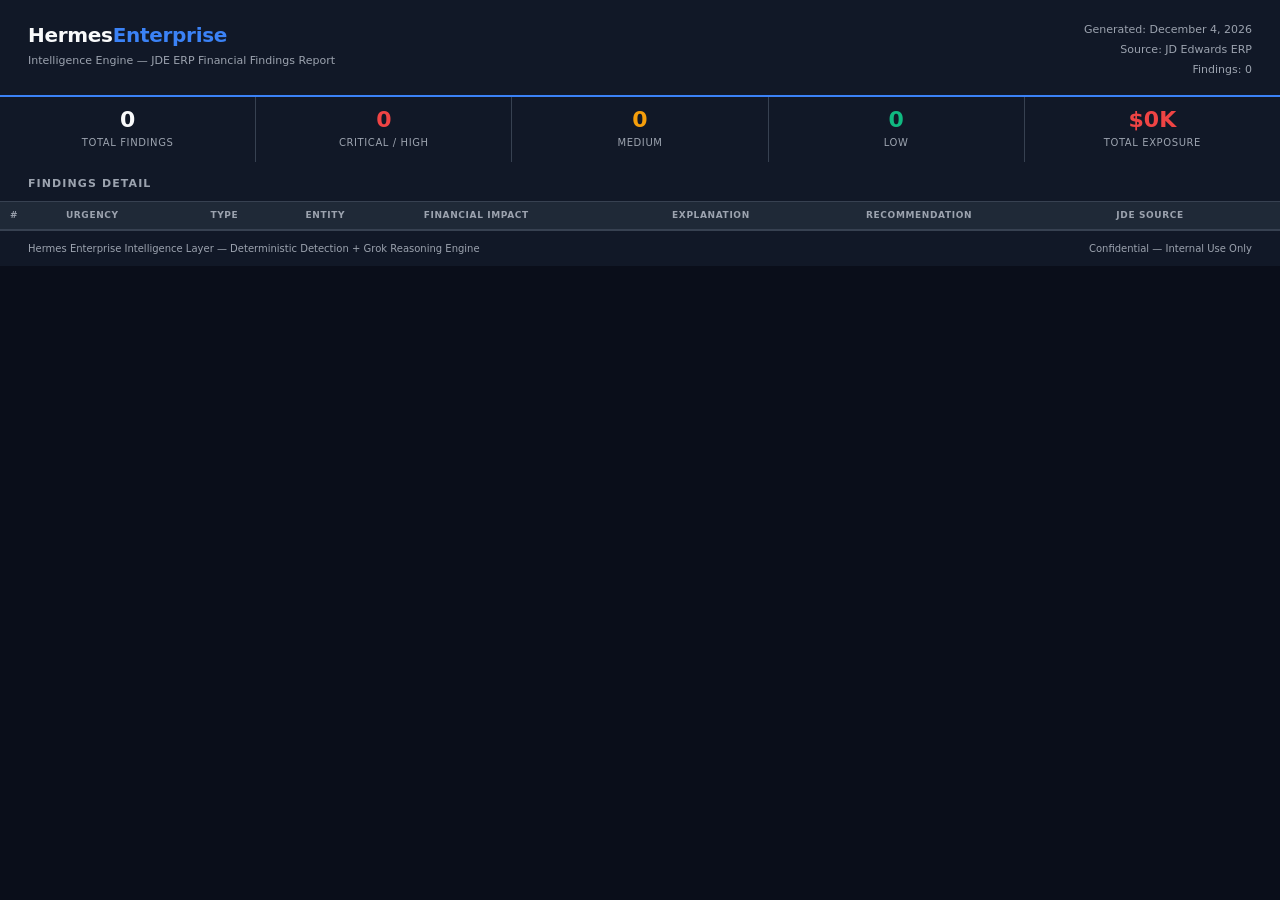
<file: www/report.html>
<!DOCTYPE html>
<html lang="en">
<head>
  <meta charset="UTF-8" />

  <!-- Dark-mode report: same brand, print-optimised -->
  <link rel="stylesheet" href="print.css" />

  <style>
    :root {
      --bg: #0a0e1a;
      --surface: #111827;
      --surface2: #1f2937;
      --border: #374151;
      --text: #f9fafb;
      --text-muted: #9ca3af;
      --accent: #3b82f6;
      --high: #ef4444;
      --high-bg: rgba(239,68,68,0.15);
      --medium: #f59e0b;
      --medium-bg: rgba(245,158,11,0.15);
      --low: #10b981;
      --low-bg: rgba(16,185,129,0.15);
      --page-w: 210mm;
    }

    * { box-sizing: border-box; margin: 0; padding: 0; }

    body {
      background: var(--bg);
      color: var(--text);
      font-family: 'Segoe UI', system-ui, sans-serif;
      font-size: 13px;
      line-height: 1.5;
    }

    /* ── Cover / Header ── */
    .page-header {
      background: var(--surface);
      border-bottom: 2px solid var(--accent);
      padding: 20px 28px 16px;
      display: flex;
      align-items: flex-start;
      justify-content: space-between;
    }
    .brand { font-size: 20px; font-weight: 700; letter-spacing: -0.3px; }
    .brand span { color: var(--accent); }
    .brand-sub { font-size: 11px; color: var(--text-muted); margin-top: 3px; }
    .meta { text-align: right; font-size: 11px; color: var(--text-muted); line-height: 1.8; }

    /* ── KPI Strip ── */
    .kpi-strip {
      display: grid;
      grid-template-columns: repeat(5, 1fr);
      gap: 1px;
      background: var(--border);
    }
    .kpi {
      background: var(--surface);
      padding: 14px 20px;
      text-align: center;
    }
    .kpi-val { font-size: 24px; font-weight: 700; line-height: 1; }
    .kpi-val.danger { color: var(--high); }
    .kpi-val.warn { color: var(--medium); }
    .kpi-val.ok { color: var(--low); }
    .kpi-label { font-size: 10px; color: var(--text-muted); margin-top: 4px; text-transform: uppercase; letter-spacing: 0.06em; }

    /* ── Section titles ── */
    .section-title {
      font-size: 11px;
      font-weight: 700;
      text-transform: uppercase;
      letter-spacing: 0.1em;
      color: var(--text-muted);
      padding: 14px 28px 8px;
      border-bottom: 1px solid var(--border);
      background: var(--surface);
    }

    /* ── Findings table ── */
    .findings-table {
      width: 100%;
      border-collapse: collapse;
    }
    .findings-table thead tr {
      background: var(--surface2);
      border-bottom: 1px solid var(--border);
    }
    .findings-table th {
      padding: 8px 12px;
      text-align: left;
      font-size: 10px;
      font-weight: 600;
      text-transform: uppercase;
      letter-spacing: 0.07em;
      color: var(--text-muted);
      white-space: nowrap;
    }
    .findings-table td {
      padding: 10px 12px;
      vertical-align: top;
      border-bottom: 1px solid var(--border);
      font-size: 12px;
    }
    .findings-table tbody tr:hover { background: rgba(255,255,255,0.02); }

    .urgency-dot {
      display: inline-block;
      width: 8px; height: 8px;
      border-radius: 50%;
      margin-right: 6px;
      vertical-align: middle;
    }
    .urgency-dot.high { background: var(--high); }
    .urgency-dot.medium { background: var(--medium); }
    .urgency-dot.low { background: var(--low); }

    .type-chip {
      display: inline-block;
      background: var(--surface2);
      border: 1px solid var(--border);
      color: var(--text-muted);
      font-size: 10px;
      padding: 2px 8px;
      border-radius: 4px;
      white-space: nowrap;
    }

    .impact-val { font-weight: 600; white-space: nowrap; }
    .impact-val.high { color: var(--high); }
    .impact-val.medium { color: var(--medium); }
    .impact-val.low { color: var(--low); }

    .excerpt { color: var(--text-muted); font-size: 11px; max-width: 260px; }
    .recommendation { color: var(--text-muted); font-size: 11px; max-width: 220px; }
    .jde-sources { color: var(--text-muted); font-size: 10px; font-family: monospace; }

    /* ── Footer ── */
    .page-footer {
      padding: 10px 28px;
      border-top: 1px solid var(--border);
      background: var(--surface);
      display: flex;
      justify-content: space-between;
      font-size: 10px;
      color: var(--text-muted);
    }

    /* ── Page break handling ── */
    @media print {
      .findings-table { page-break-inside: auto; }
      .findings-table tr { page-break-inside: avoid; }
      .findings-table thead { display: table-header-group; }
      .page-header, .page-footer { page-break-after: avoid; }
    }
  </style>
</head>
<body>

<!-- ── Header ── -->
<div class="page-header">
  <div>
    <div class="brand">Hermes<span>Enterprise</span></div>
    <div class="brand-sub">Intelligence Engine — JDE ERP Financial Findings Report</div>
  </div>
  <div class="meta">
    <div>Generated: <span id="gen-date"></span></div>
    <div>Source: JD Edwards ERP</div>
    <div>Findings: <span id="total-count">0</span></div>
  </div>
</div>

<!-- ── KPI Strip ── -->
<div class="kpi-strip">
  <div class="kpi">
    <div class="kpi-val" id="kpi-total">—</div>
    <div class="kpi-label">Total Findings</div>
  </div>
  <div class="kpi">
    <div class="kpi-val danger" id="kpi-critical">—</div>
    <div class="kpi-label">Critical / High</div>
  </div>
  <div class="kpi">
    <div class="kpi-val warn" id="kpi-medium">—</div>
    <div class="kpi-label">Medium</div>
  </div>
  <div class="kpi">
    <div class="kpi-val ok" id="kpi-low">—</div>
    <div class="kpi-label">Low</div>
  </div>
  <div class="kpi">
    <div class="kpi-val danger" id="kpi-exposure">—</div>
    <div class="kpi-label">Total Exposure</div>
  </div>
</div>

<!-- ── Findings ── -->
<div class="section-title">Findings Detail</div>

<table class="findings-table">
  <thead>
    <tr>
      <th>#</th>
      <th>Urgency</th>
      <th>Type</th>
      <th>Entity</th>
      <th>Financial Impact</th>
      <th>Explanation</th>
      <th>Recommendation</th>
      <th>JDE Source</th>
    </tr>
  </thead>
  <tbody id="findings-body"></tbody>
</table>

<!-- ── Footer ── -->
<div class="page-footer">
  <span>Hermes Enterprise Intelligence Layer — Deterministic Detection + Grok Reasoning Engine</span>
  <span>Confidential — Internal Use Only</span>
</div>

<script>
  const findings = window.__FINDINGS__ || [];

  document.getElementById('gen-date').textContent = new Date().toLocaleDateString('en-US', {
    year: 'numeric', month: 'long', day: 'numeric'
  });

  const high = findings.filter(f => f.urgency === 'High' || f.urgency === 'Critical').length;
  const medium = findings.filter(f => f.urgency === 'Medium').length;
  const low = findings.filter(f => f.urgency === 'Low').length;

  let totalExp = 0;
  findings.forEach(f => {
    const s = f.financial_impact || '';
    const m = s.match(/\$?([\d.]+)(M|K)?/);
    if (m) {
      let v = parseFloat(m[1]);
      if (m[2] === 'M') v *= 1_000_000;
      else if (m[2] === 'K') v *= 1_000;
      totalExp += v;
    }
  });

  document.getElementById('kpi-total').textContent = findings.length;
  document.getElementById('kpi-critical').textContent = high;
  document.getElementById('kpi-medium').textContent = medium;
  document.getElementById('kpi-low').textContent = low;
  document.getElementById('total-count').textContent = findings.length;
  document.getElementById('kpi-exposure').textContent =
    totalExp >= 1_000_000
      ? '$' + (totalExp/1_000_000).toFixed(1) + 'M'
      : '$' + (totalExp/1_000).toFixed(0) + 'K';

  const tbody = document.getElementById('findings-body');
  findings.forEach((f, i) => {
    const urg = f.urgency || 'Medium';
    const urgClass = urg.toLowerCase();
    const impStr = f.financial_impact || '$—';
    const impClass = urgClass === 'high' || urgClass === 'critical' ? 'high'
                   : urgClass === 'medium' ? 'medium' : 'low';
    const explanation = f.explanation || '—';
    const recommendation = f.recommendation || '—';
    const sources = (f.jde_sources || []).join(', ') || '—';
    const type = f.type || 'Unknown';
    const entity = f.entity || '—';
    const evidence = (f.evidence || []).slice(0,2).join('; ') || '—';

    tbody.innerHTML += `
    <tr>
      <td style="color:var(--text-muted);font-size:10px;">${String(i+1).padStart(3,'0')}</td>
      <td>
        <span class="urgency-dot ${impClass}"></span>
        <span style="font-size:11px;">${urg}</span>
      </td>
      <td><span class="type-chip">${type}</span></td>
      <td>
        <div style="font-weight:600;">${entity}</div>
        <div style="color:var(--text-muted);font-size:10px;margin-top:2px;">${evidence}</div>
      </td>
      <td><span class="impact-val ${impClass}">${impStr}</span></td>
      <td class="excerpt" title="${explanation.replace(/"/g, '&quot;')}">${explanation}</td>
      <td class="recommendation">${recommendation}</td>
      <td class="jde-sources">${sources}</td>
    </tr>`;
  });
</script>
</body>
</html>
</file>
<file: www/print.css>
/* Print-specific styles for PDF output */

@page {
  size: A4;
  margin: 14mm 14mm 14mm 14mm;
  /* No default header/footer — we provide our own */
}

@page :first {
  margin-top: 20mm;
}

body {
  font-size: 12px;
  -webkit-print-color-adjust: exact;
  print-color-adjust: exact;
}

/* ── KPI strip: 5 columns ── */
.kpi-strip {
  display: grid;
  grid-template-columns: repeat(5, 1fr);
  gap: 1px;
  background: var(--border);
  margin-bottom: 0;
}

.kpi {
  padding: 12px 16px !important;
}

.kpi-val {
  font-size: 22px !important;
}

/* ── Table: full-width, clean borders ── */
.findings-table {
  width: 100%;
  border-collapse: collapse;
  font-size: 11px;
}

.findings-table thead th {
  background: var(--surface2) !important;
  padding: 7px 10px !important;
  font-size: 9px;
  border-bottom: 1px solid var(--border) !important;
}

.findings-table tbody td {
  padding: 8px 10px !important;
  border-bottom: 1px solid rgba(55,65,81,0.6) !important;
  vertical-align: top;
}

/* Highlight high-urgency rows */
.findings-table tr[data-urgency="High"],
.findings-table tr[data-urgency="Critical"] {
  background: rgba(239,68,68,0.05) !important;
}
.findings-table tr[data-urgency="High"]:hover,
.findings-table tr[data-urgency="Critical"]:hover {
  background: rgba(239,68,68,0.1) !important;
}

/* ── Avoid breaking inside a row ── */
.findings-table tbody tr {
  page-break-inside: avoid;
  break-inside: avoid;
}

/* ── Page header / footer never break ── */
.page-header {
  page-break-after: avoid;
  break-after: avoid;
}

.page-footer {
  page-break-before: avoid;
  break-before: avoid;
}

/* ── Section title ── */
.section-title {
  page-break-after: avoid;
  break-after: avoid;
}

/* ── No animations, no live indicators, no footer link ── */
.live-dot,
.footer-link {
  display: none !important;
}

/* ── Recommendation text: truncate gracefully ── */
.recommendation {
  max-width: 200px;
  overflow: hidden;
  text-overflow: ellipsis;
  white-space: nowrap;
}

/* ── Source chips: monochrome for print ── */
.type-chip {
  background: var(--surface2) !important;
  border-color: var(--border) !important;
  color: var(--text-muted) !important;
}
</file>
